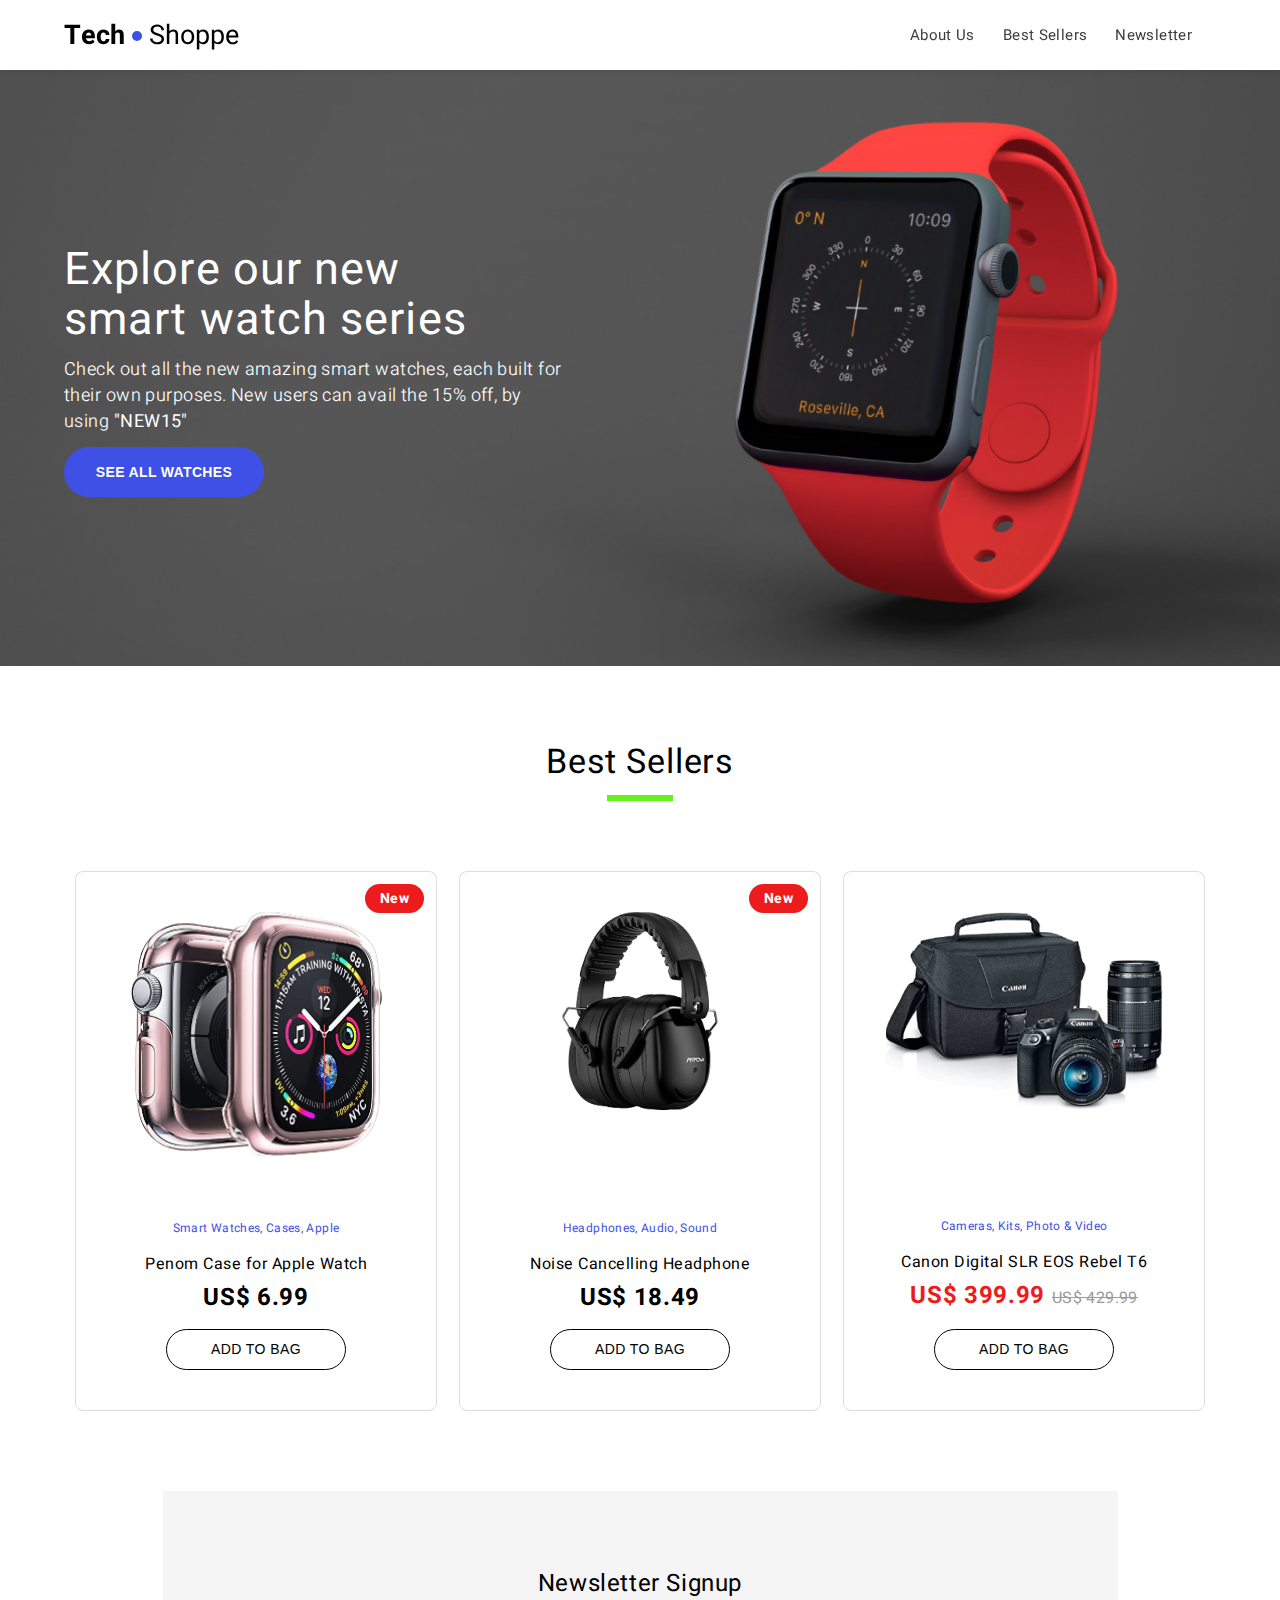
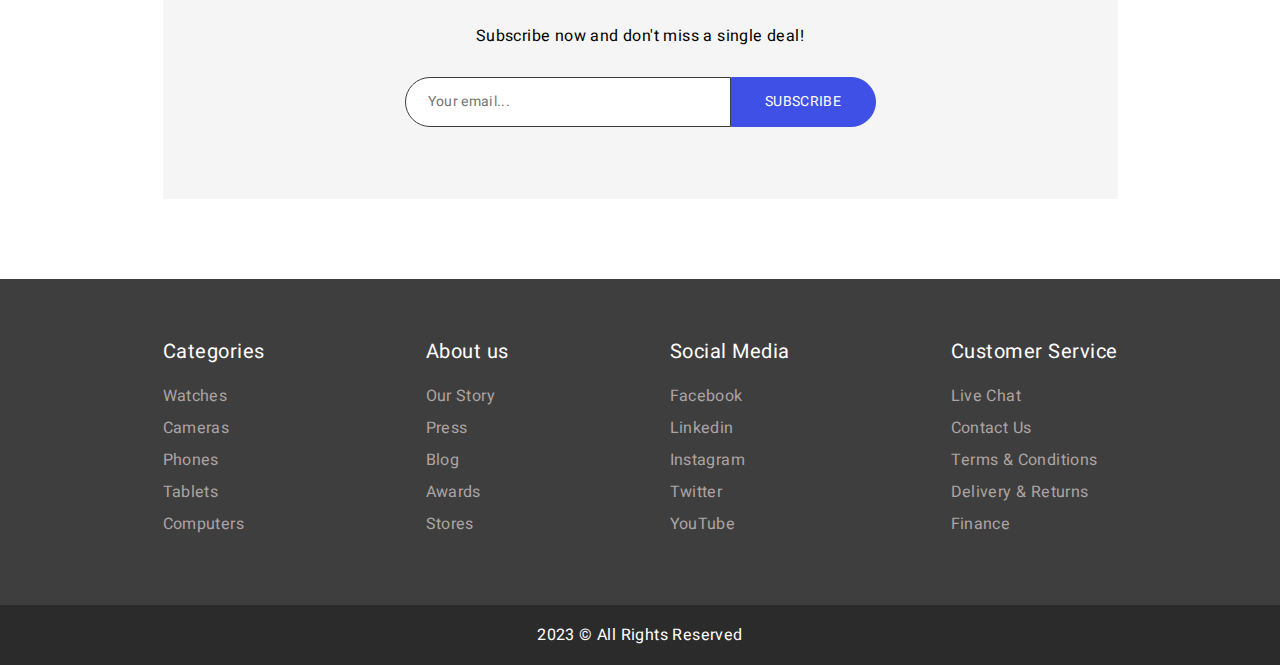
<file: index.html>
<!DOCTYPE html>

<html lang="en">

    <head>
        <meta charset="UTF-8">
        <meta http-equiv="X-UA-Compatible" content="IE=edge">
        <meta name="viewport" content="width=device-width, initial-scale=1.0">
        <title>Home - Tech Shoppe</title>
        <link rel="preconnect" href="https://fonts.googleapis.com">
        <link rel="preconnect" href="https://fonts.gstatic.com" crossorigin>
        <link rel="preconnect" href="https://fonts.googleapis.com">
        <link rel="preconnect" href="https://fonts.gstatic.com" crossorigin>
        <link href="https://fonts.googleapis.com/css2?family=Heebo:wght@300;400;700&display=swap" rel="stylesheet">
        <link rel="stylesheet" href="css/styles.css">
    </head>

    <body>
        <header>

            <div class="container">
                <section class="logo">
                    <a href="index.html">
                        <strong>Tech</strong>
                        <span class="blue-dot"></span>
                        <span> Shoppe </span>
                    </a>
                    </section>
                     <nav>
                        <ul>
                            <li><a href="about_us.html">About Us</a></li>
                            <li><a href="#best-sellers-section">Best Sellers</a></li>
                            <li><a href="#newsletter-section">Newsletter</a></li>
                            <li class="hamburger"><img src="images/hamburger.png" alt="hamburger_icon"></li>
                        </ul>
                     </nav>
            </div>
        </header>

        <section class="hero">
            <picture>
                <source media="(max-width: 576px)" srcset="images/Hero_mobile.jpg">
                <source media="(max-width: 960px)" srcset="images/Hero_tablet.jpg">
                <source media="(max-width: 1440px)" srcset="images/Hero_small_desktop.jpg">
                <img src="images/Hero_Large_Desktop.jpg" alt="hero image - smart watch">
            </picture>
            <div class="hero-content">
                <div class="container">
                    <h1>
                        Explore our new smart watch series
                    </h1>
                    <p>
                        Check out all the new amazing smart watches, each built for their own purposes.
                        New users can avail the 15% off, by using <strong>"NEW15"</strong>
                    </p>
                    <button> See all watches</button>
                </div>
            </div>

        </section>

        <section class="best-sellers" id="best-sellers-section">
            <h2>Best Sellers</h2>
            <hr>
            <div class="product-sliders">
                <div class="container">
                    <div class="product new">

                        <div class="product-picture">
                            <img src="images/Watch_case.png" alt="Apple SmartWatch">
                        </div>

                        <div class="product-info">
                            <h5 class="categories">Smart Watches, Cases, Apple</h5>
                            <h4 class="title">Penom Case for Apple Watch</h4>
                            <h3 class="price">
                                <span>US$ 6.99</span>
                            </h3>
                            <button>Add to Bag</button>
                        </div>

                    </div>
                        
                    <div class="product new">
                        <div class="product-picture">
                            <img src="images/Headphone.png" alt="Wireless Headphone">
                        </div>

                        <div class="product-info">
                            <h5 class="categories">Headphones, Audio, Sound</h5>
                            <h4 class="title">Noise Cancelling Headphone</h4>
                            <h3 class="price">
                                <span>US$ 18.49</span>
                            </h3>
                            <button>Add to Bag</button>
                        </div>
                    </div>
                        
                    <div class="product">
                        <div class="product-picture">
                            <img src="images/Camera.png" alt="DSLR Camera">
                        </div>

                        <div class="product-info">
                            <h5 class="categories">Cameras, Kits, Photo & Video</h5>
                            <h4 class="title">Canon Digital SLR EOS Rebel T6</h4>
                            <h3 class="price">
                                <span class="discounted-price">US$ 399.99</span>
                                <span class="original-price">US$ 429.99</span>
                            </h3>
                            <button>Add to Bag</button>
                        </div>
                    </div>
                </div>
            </div>
        </section>

        <section class="newsletter" id="newsletter-section">
            <h3>
                Newsletter Signup
            </h3>
            <p>
                Subscribe now and don't miss a single deal!
            </p>
            <form>
                <input type="email" name="email" placeholder="Your email...">
                <button type="submit">subscribe</button>
            </form>
        </section>
        
        <footer>
            <div class="bottom-nav">
                <div class="container">
                    <ul>
                        <li class="list-title">Categories</li>
                        <li><a href="#">Watches</a></li>
                        <li><a href="#">Cameras</a></li>
                        <li><a href="#">Phones</a></li>
                        <li><a href="#">Tablets</a></li>
                        <li><a href="#">Computers</a></li>
                    </ul>

                    <ul>
                        <li class="list-title">About us</li>
                        <li><a href="#">Our Story</a></li>
                        <li><a href="#">Press</a></li>
                        <li><a href="#">Blog</a></li>
                        <li><a href="#">Awards</a></li>
                        <li><a href="#">Stores</a></li>
                    </ul>

                    <ul>
                        <li class="list-title">Social Media</li>
                        <li><a href="#">Facebook</a></li>
                        <li><a href="#">Linkedin</a></li>
                        <li><a href="#">Instagram</a></li>
                        <li><a href="#">Twitter</a></li>
                        <li><a href="#">YouTube</a></li>
                    </ul>

                    <ul>
                        <li class="list-title">Customer Service</li>
                        <li><a href="#">Live Chat</a></li>
                        <li><a href="#">Contact Us</a></li>
                        <li><a href="#">Terms & Conditions</a></li>
                        <li><a href="#">Delivery & Returns</a></li>
                        <li><a href="#">Finance</a></li>
                    </ul>
                </div>
            </div>

            <div class="copyright-text">
                2023 &copy; All Rights Reserved
            </div>
        </footer>


    </body>
</html>
</file>
<file: css/styles.css>
body{
    margin: 0;
    font-family: 'Heebo', sans-serif;
    padding-top: 80px;   /* to compensate for the header which takes up 80px */
}
.container{
    padding: 0px 16px;
    width: 1440px;
    max-width: 90%;
    margin: auto;
}


ul{
    margin: 0;
    padding: 0;
}

header{
    background: #FFFFFF;
    height: 80px;
    box-shadow: 0px 1px 6px rgba(0, 0, 0, 0.1);
    position: fixed;    /* position top left to align and fix the header*/
    top: 0;
    left: 0.;
    width: 100%;
    z-index: 1;
}

header .container{
    display: flex;
    align-items:center;
    justify-content: space-between; /* to set elements like | elem1       elem2        elem3 |*/
    height: 100%;
    
}

header .container .blue-dot{
    background-color: #3E50E5;
    width: 10px; height: 10px;
    display: inline-block;
    vertical-align: middle;  /* to aligh the dot in middle */
    border-radius: 6px;  /* to make the dot rounded*/
}

header .logo{
    display: inline-block;
    font-size: 27px;
}

header .logo a{
    text-decoration: none;
    color: black;
}

header nav{
    
    display: inline-block;
}

header nav ul li{
    display: inline-block;

}

header nav ul li.hamburger{
    display: none;
}


header nav ul li.hamburger img{
    vertical-align: middle;
    width: 20px;
    height: auto;

}

header nav ul li a{
    color: #3E3E3E;
    font-size: 15px;
    letter-spacing: 0.37px;
    margin-right: 24px;
    text-decoration: none;
}

header nav ul li a:hover{
    color: #3E50E5;
    
}

header nav ul li:last-of-type a {
    margin-right: 0px;
}

section.hero{
    position: relative;
}

section.hero img{
    max-width: 100%; /* to align the image such that it does not exceed the screenn width*/
    height: auto;
}

.hero-content{
    position: absolute;
    top: 0;
    left: 0;
    height: 100%; width: 100%;
    z-index: 0;
}

.hero-content .container{
    display: flex;
    flex-direction: column;
    justify-content: center;
    height: 100%;
}

.hero-content h1{
    max-width: 440px;
    color: white;
    letter-spacing: 1.25px;
    font-size: 45px;
    line-height: 56px;
    margin-bottom: 16px;
    margin-top: 0;
    font-weight: normal;
}

.hero-content p{
    max-width: 505px;
    font-weight: 300;
    font-size: 20px;
    line-height: 28px;
    letter-spacing: 0.5px;   
    color: #FFFFFF;
    margin-bottom: 21px;
    margin-top: 0;
}

.hero-content button{
    width: 200px;
    max-width: 100%;
    height: 50px;
    background: #3E50E5;
    border-radius: 25px;
    color: #fff;
    font-size: 16px;
    font-weight: 700;
    letter-spacing: 0.4px;
    line-height: 24px;
    text-align: center;
    border: none;
    text-transform: uppercase;
    cursor: pointer;
}

.hero-content button:hover{
    background-color: white;
    color: #3E50E5;
    border:1px solid #3E50E5;
}
section.best-sellers{
    padding-top: 80px;
    
}


section.best-sellers h2{
    text-align: center;
    font-size: 34px;
    line-height: 42px;
    font-weight: normal;
    letter-spacing: 0.85px;
    margin: 0 0 14px 0;
}

section.best-sellers hr{
    border: none;
    border-top: 5px solid #67F11D;
    width: 66px;
}



section.best-sellers .container{
    display: flex;
    justify-content: space-around;
    padding: 0 8px;
}


section.best-sellers .product-sliders .product img{
    max-width: 100%;
}

section.best-sellers .product-sliders .product{
    border-radius: 8px;
    border: 1px solid #DDD;
    width: 33%;
    text-align: center;
    margin: 0 8px;
    padding: 40px;
    position: relative;
    display: flex;
    flex-direction: column;
    justify-content: space-between;
}


section.best-sellers .product-sliders .product.new::before{
    content: "New";
    background-color: #EC1C1C;
    position: absolute;
    top: 12px;
    right: 12px;
    color: white;
    font-size: 14px;
    font-weight: 700;
    letter-spacing: 0.35px;
    line-height: 21px;
    border-radius: 40px;
    text-align: center;
    padding: 4px 15px;
}

section.best-sellers .product-sliders{
    margin-top: 76px;
}

section.best-sellers .product-sliders .product .product-info{
    margin-top: 50px;
}

section.best-sellers .product-sliders .product .product-info .categories{
    font-weight: 400;
    font-size: 14px;
    line-height: 30px;
    letter-spacing: 0.35px;
    margin-bottom: 8px;
    color: #3E50E5;
    margin-top: 0;
}

section.best-sellers .product-sliders .product .product-info .title{
    font-weight: normal;
    letter-spacing: 0.5px;
    font-size: 20px;
    line-height: 26px;
    margin-bottom: 6px;
    margin-top: 0;
}

section.best-sellers .product-sliders .product .product-info .price{
    font-weight: bold;
    letter-spacing: 0.7px;
    line-height: 30px;
    font-size: 28px;
    margin-bottom: 16px;
    margin-top: 0;
}

section.best-sellers .product-sliders .product .product-info .price .discounted-price{
    color: #EC1C1C;
    
}

section.best-sellers .product-sliders .product .product-info .price .original-price{
    color: #9b9b9b;
    font-size: 16px;
    letter-spacing: 0.4px;
    line-height: 30px;
    font-weight: normal;
    text-decoration:line-through;
    
}


section.best-sellers .product-sliders .product .product-info button{
    height: 50px;
    width: 219.5px;
    border: 1px solid black;
    background-color: white;
    border-radius: 220px;
    text-transform: uppercase;
    font-size: 16px;
    font-family: 700;
    letter-spacing: 0.4px;
    cursor: pointer;
    line-height: 24px;
}

section.best-sellers .product-sliders .product:hover .product-info button{
       background-color: #3E50E5;
       color: white;
       border: 1px solid #3E50E5;
}

section.newsletter{
    background-color: rgba(200, 200, 200, 0.18);
    max-width: 955px;
    margin: 80px auto;
    padding: 72px 0;
    text-align: center;
}

section.newsletter h3{
    font-size: 24px;
    line-height: 42px;
    letter-spacing: 0.6px;
    font-weight: normal;
    margin-top: 0;
    margin-bottom: 10px;
}

section.newsletter p{
    font-size: 16px;
    letter-spacing: 0.4px;
    line-height: 42px;
    font-weight: normal;
    margin-top: 0;
    margin-bottom: 20px;
}

section.newsletter form{
    display: flex;
    justify-content: center;    
}

section.newsletter form input{
    height: 50px;
    width: 326px;
    max-width: 80%;
    box-sizing: border-box;
    border-radius: 60px 0 0 60px;
    border: 1px solid #3E3E3E;
    padding-left: 22px;
    font-weight: normal;
    font-family: 'Heebo';
    color: #3E3E3E;
    font-size: 14px;
    letter-spacing: 0.35px;
    line-height: 21px;
}

section.newsletter form button{
    height: 50px;
    width: 145px;
    max-width: 20%;
    box-sizing: border-box;
    border-radius: 0px 60px 60px 0px;
    background: #3E50E5;
    color: #FFF;
    border: 1px solid #3E50E5;
    font-family: 'Heebo';
    font-style: normal;
    font-weight: 400;
    font-size: 14px;
    line-height: 21px;
    letter-spacing: 0.35px;
    text-transform: uppercase;
    cursor: pointer;
}

section.newsletter form button:hover{
    
    color: #3E50E5;
    background-color: #FFF;
    border: 1px solid #3E3E3E;

}

footer .bottom-nav{
    padding: 60px 0;
    background-color: #3E3E3E;
}

footer .bottom-nav .container{
    max-width: 955px;
    display: flex;
    justify-content: space-between;
}

footer .bottom-nav ul{
    list-style: none;
}

footer .bottom-nav ul li.list-title{
    font-size: 20px;
    font-weight: 700px;
    line-height: 26px;
    letter-spacing: 0.5px;
    color: #FFF;
    margin-top: 0;
    margin-bottom: 20px;
    
    
}

footer .bottom-nav ul li a{
    font-size: 16px;
    line-height: 22px;
    letter-spacing: 0.4px;
    color: #ada4a4;
    margin-top: 0;
    margin-bottom: 10px;
    text-decoration: none;
    display: block;

}

footer .bottom-nav ul li a:hover{
    
    color: #3E50E5;
    

}


footer .copyright-text{
    color: white;
    background-color: #2B2B2B;
    height: 60px;
    display: flex;
    align-items: center;
    justify-content: center;
    font-size: 16px;
    letter-spacing: 0.4px;
    line-height: 22px;
}




/**************************************
------------CSS MEDIA QUERIES----------
***************************************/




/* for small desktop */

@media screen and (max-width:1440px) {
    /* header */
    /* check for logo font size, margins etc, no change */
    /* blue-dot is also 10px no change*/
    /* about us newsletter also matches no change*/
    /* height needs to be changed from 80px to 70px*/

    
    .container{
        width: 1180px;
        max-width: 90%;
    }

    header{
        height: 70px;
    }

    body{
        padding-top: 70px;   /* to compensate for the header which takes up 70px  for smaller*/
    }

    .hero-content h1{
        margin-bottom: 12px;
        letter-spacing: 1.1px;
        line-height: 50px;
    }
    
    .hero-content p{
        font-size: 18px;
        line-height: 26px;
        letter-spacing: 0.45px;   
        margin-bottom: 12px;
    }
    
    .hero-content button{
        font-size: 14px;
        letter-spacing: 0.35px;
        line-height: 21px;

    }

    section.best-sellers{
        padding-top: 70px;
        
    }

    section.best-sellers h2{
        line-height: 38px;
    }

    section.best-sellers hr{
        border-top: 6px solid #67F11D;
    }

    section.best-sellers .product-sliders{
        margin-top: 70px;
    }

    section.best-sellers .product-sliders .product {
        margin: 0 11px;
    }

    section.best-sellers .product-sliders .product img{
        max-width: 100%;                                    /* Check later*/
    }

    section.best-sellers .product-sliders .product .product-info .categories {
        font-size: 12px;
    }
    
    section.best-sellers .product-sliders .product .product-info .title {
        font-size: 16px;
    }

    section.best-sellers .product-sliders .product .product-info .price {
        font-size: 24px;
    }

    section.best-sellers .product-sliders .product .product-info button {
        height: 41px;
        width: 180px;
        border-radius: 220px;
        font-size: 14px;
        line-height: 21px;
    }

    
    
    
}

/* for tablet*/

@media screen and (max-width:960px) {
    .container{
        max-width: 92%;
    }

    header nav ul li{
        display: none;
    
    }
    
    header nav ul li.hamburger{
        display: inline-block;
    }

    header .logo{
        font-size: 24px;
    }

    .hero-content h1{
        font-size: 40px;
        letter-spacing: 1px;
        line-height: 44px;
    }
    
    .hero-content p{
        font-size: 16px;
        line-height: 24px;
        letter-spacing: 0.4px;   
    }
    
    .hero-content button{
        font-size: 14px;
        letter-spacing: 0.35px;
        line-height: 21px;

    }

    section.best-sellers{
        font-size: 28px;
        padding-top: 47px;
        
    }
    
    section.best-sellers .container {
        flex-wrap: wrap;                     
        justify-content: center;
        padding: 0 8px;
    }

    section.best-sellers h2{
        line-height: 38px;
        margin-bottom: 16px;
    }

    section.best-sellers .product-sliders{
        margin-top: 48px;
    }

    section.best-sellers .product-sliders .product {
        margin: 17px 8px;
        text-align: center;
        min-width: 220px;
    }

    section.best-sellers .product-sliders .product .product-info .categories {
        font-size: 11px;
    }
    
    section.best-sellers .product-sliders .product .product-info .title {
        font-size: 13px;
    }

    section.best-sellers .product-sliders .product .product-info .price {
        font-size: 16px;
    }

    section.best-sellers .product-sliders .product .product-info .price .original-price{
        font-size: 14px;
        letter-spacing: 0.35px;
        display: block;
        line-height: 21px;
        
    }

    section.best-sellers .product-sliders .product.new::before{
        content: "New";
        background-color: #EC1C1C;
        position: absolute;
        top: 12px;
        right: 12px;
        color: white;
        font-size: 11px;
        font-weight: 700;
        letter-spacing: 0.35px;
        line-height: 21px;
        border-radius: 40px;
        text-align: center;
        padding: 4px 15px;
    }
    section.best-sellers .product-sliders .product .product-info button {
        height: 36px;
        width: 146px;
        border-radius: 25px;
        font-size: 12px;
        line-height: 18px;
    }

    footer .bottom-nav .container{
        max-width: 92%;
        display: flex;
        justify-content: space-between;
    }

    
    
}

/* for mobile*/

@media screen and (max-width:576px) {

    .container{
        max-width: 92%;
    }

    header .logo{
        font-size: 18px;
    }

    header .container .blue-dot{
        width: 7px; height: 7px;
    }

    .hero-content{
        position: static;
        
    }

    .hero-content h1{
        color: black;
        text-align: center;
        font-size: 32px;
        letter-spacing: 0.8px;
        line-height: 38px;
        margin-bottom: 32px;
        margin-top: 27px;
    }
    
    .hero-content p{
        display: none;
    }
    
    .hero-content button{
        font-size: 14px;
        letter-spacing: 0.35px;
        line-height: 21px;
        margin: auto;
    }
    
    section.best-sellers{
        font-size: 28px;
        padding-top: 47px;
        
    }


    section.best-sellers h2{
        line-height: 38px;
        margin-bottom: 16px;
    }

    section.best-sellers hr{
        border-top: 4px solid #67F11D;
        width: 40px;
    }

    section.best-sellers .product-sliders{
        margin-top: 48px;
    }

    section.best-sellers .product-sliders .product {
        margin: 0 9px;
        width: 82%;
        max-width: 360px;
        margin-bottom: 24px;
    }

    section.best-sellers .product-sliders .product:last-of-type {
        margin: 0 9px;
        margin-bottom: 63px;
    }

    section.best-sellers .product-sliders .product .product-info .categories {
        font-size: 11px;
        margin-bottom: 7px;
    }
    
    section.best-sellers .product-sliders .product .product-info .title {
        font-size: 13px;
        letter-spacing: 0.54px;
        line-height: 18px;
    }

    section.best-sellers .product-sliders .product .product-info .price {
        font-size: 16px;
        font-weight: 700;
        letter-spacing: 0.5px;
    }

    section.best-sellers .product-sliders .product .product-info .price .original-price{
        font-size: 14px;
        letter-spacing: 0.35px;
        display: block;
        line-height: 21px;
        
    }

    section.best-sellers .product-sliders .product .product-info button {
        height: 36px;
        width: 146px;
        border-radius: 25px;
        font-size: 12px;
        line-height: 18px;
    }

    section.newsletter {
        margin: 64px auto;
        padding: 72px 0;
        text-align: center;
    }

    section.newsletter form input{
        max-width: 65%;
    }

    section.newsletter form button{
        max-width: 35%;
    }

    footer .bottom-nav .container {
        max-width: 92%;
        display: flex;
        flex-direction: column;
        /* justify-content: center; */
        align-items: center;
    }

    footer .bottom-nav ul{
        text-align: center;
        margin-bottom: 32px;
    }

    footer .bottom-nav ul:last-of-type{
        
        margin-bottom: 0px;
    }

    footer .bottom-nav ul li.list-title{
        font-size: 16px;
        margin: 0px;
    }

    footer .bottom-nav ul li a{
        font-size: 14px;
    }

    footer .bottom-nav ul li.list-title{
        margin-bottom: 12px;
    }
    


}
</file>
